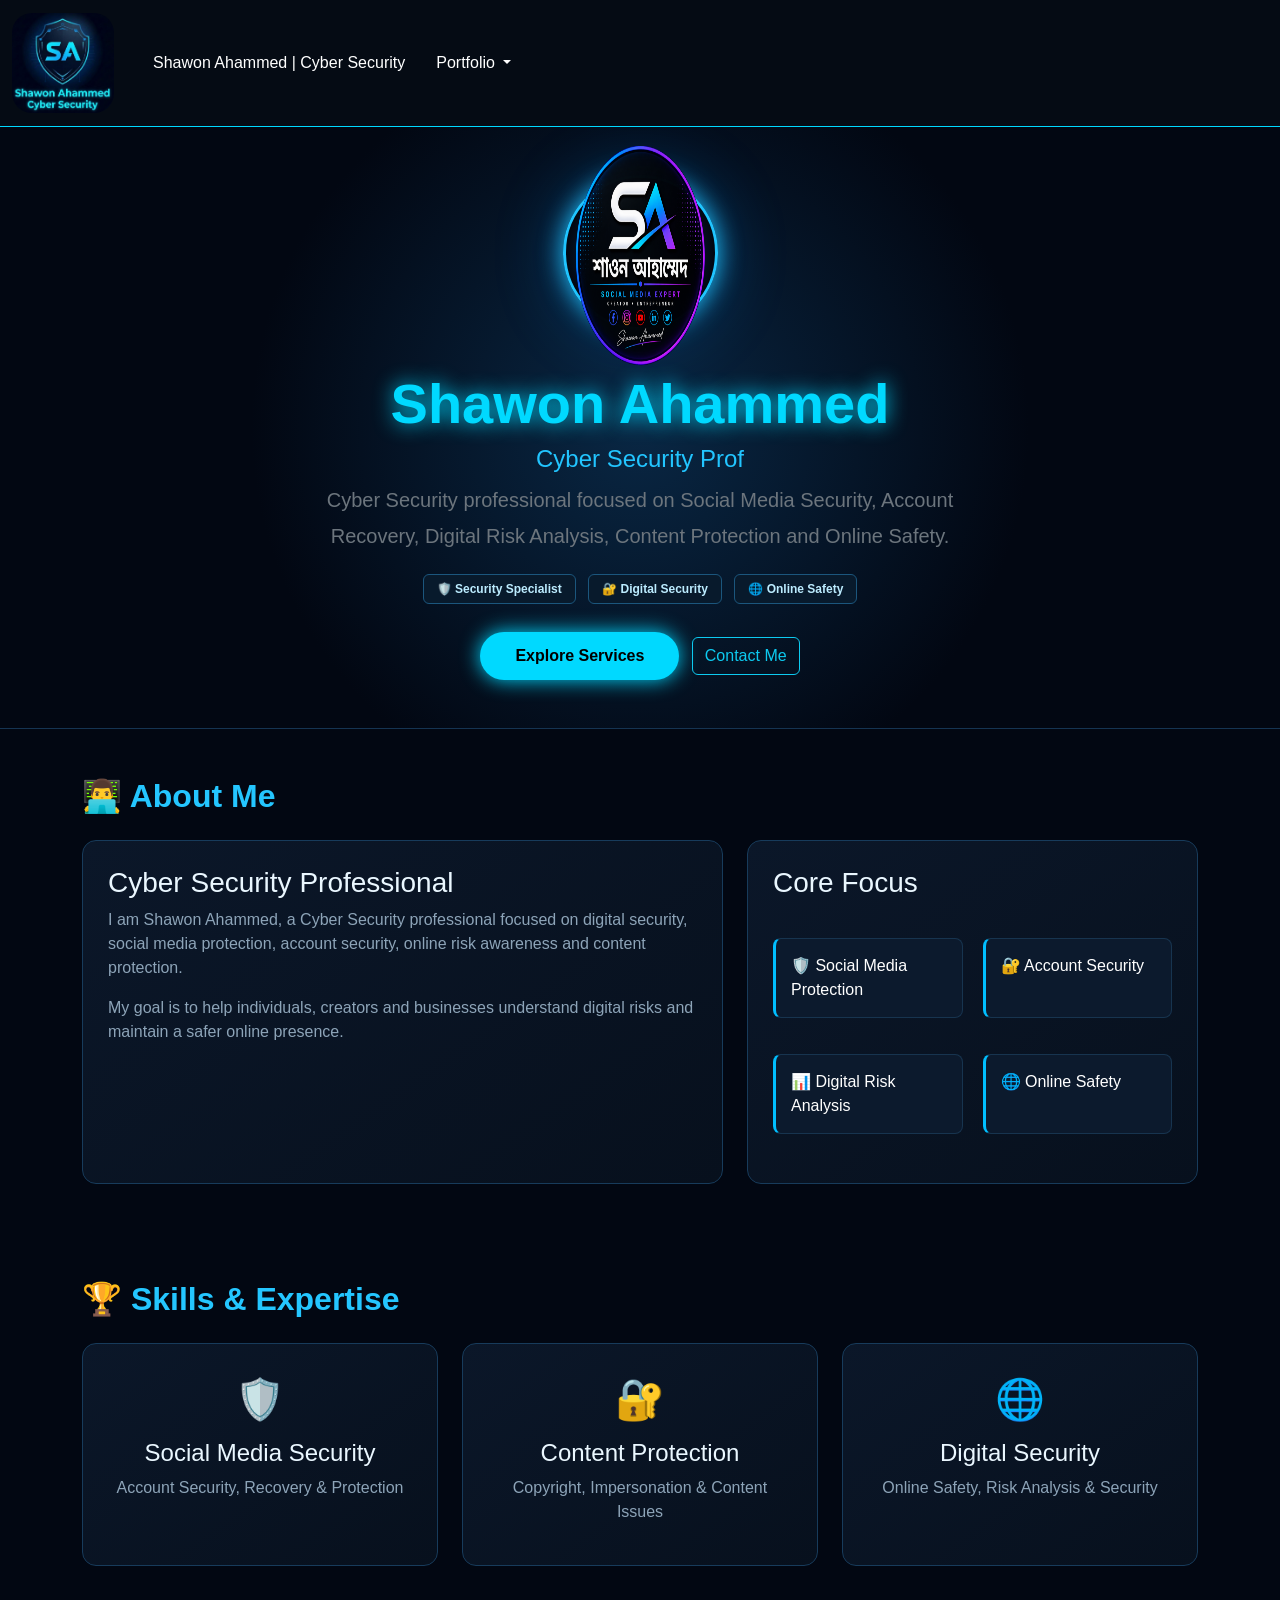
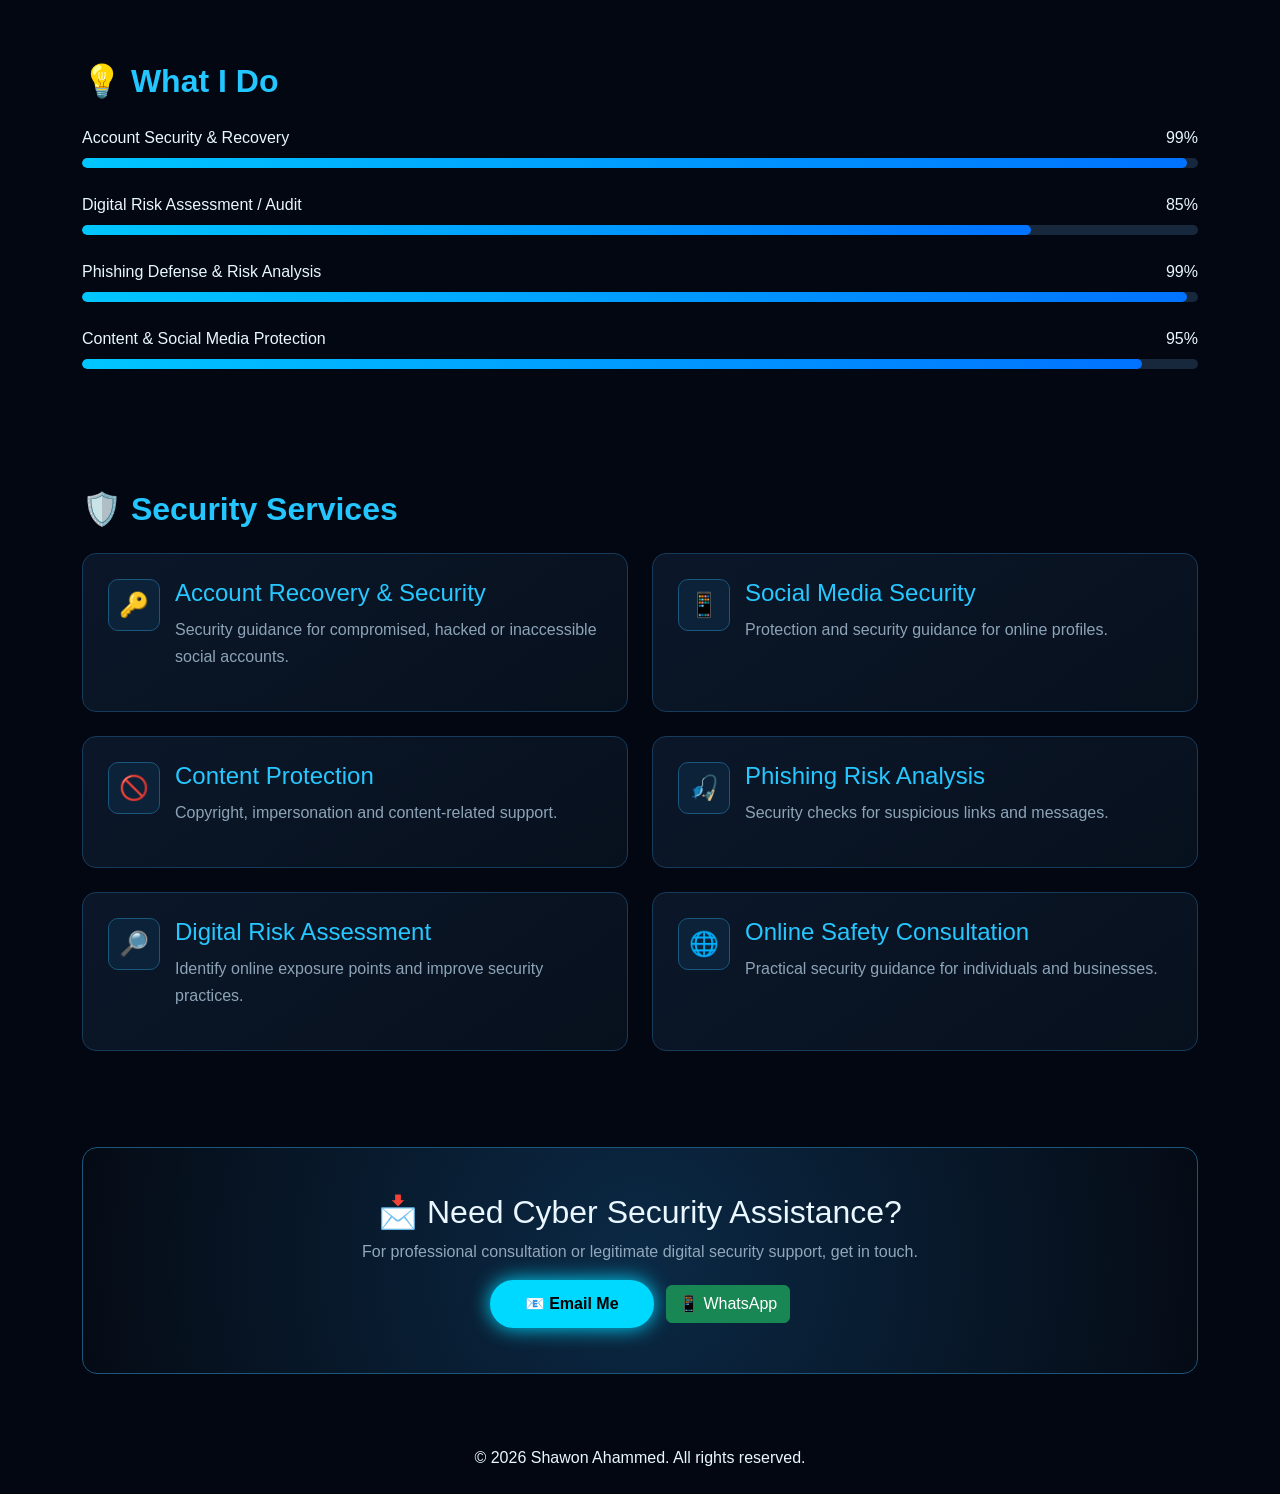
<file: index.html>
<!doctype html>
<html lang="en">
<head>
    <meta charset="utf-8">
    <meta name="viewport" content="width=device-width, initial-scale=1">

    <meta name="description" content="Shawon Ahammed's cybersecurity portfolio, featuring social media security, account security, digital risk analysis and online safety.">

    <meta name="theme-color" content="#0b1220">

    <title>Shawon Ahammed | Cybersecurity Portfolio</title>

    <!-- Bootstrap CSS -->
    <link href="https://cdn.jsdelivr.net/npm/bootstrap@5.3.8/dist/css/bootstrap.min.css"
          rel="stylesheet"
          integrity="sha384-sRIl4kxILFvY47J16cr9ZwB07vP4J8+LH7qKQnuqkuIAvNWLzeN8tE5YBujZqJLB"
          crossorigin="anonymous">

    <!-- Custom CSS -->
    <link rel="stylesheet" href="style.css">
</head>

<body>

    <!-- NAVBAR -->
    <nav class="navbar navbar-expand-lg bg-body-tertiary">

        <div class="container-fluid">

            <a class="navbar-brand" href="index.html">
                <img src="image/1000116055.jpg"
                     alt="Shawon Ahammed Logo"
                     style="height:100px; width:auto;">
            </a>

            <button class="navbar-toggler"
                    type="button"
                    data-bs-toggle="collapse"
                    data-bs-target="#navbarSupportedContent"
                    aria-controls="navbarSupportedContent"
                    aria-expanded="false"
                    aria-label="Toggle navigation">

                <span class="navbar-toggler-icon"></span>

            </button>

            <div class="collapse navbar-collapse"
                 id="navbarSupportedContent">

                <ul class="navbar-nav me-auto mb-2 mb-lg-0">

                    <li class="nav-item">
                        <a class="nav-link active" href="index.html">
                            Shawon Ahammed | Cyber Security
                        </a>
                    </li>

                    <li class="nav-item dropdown">

                        <a class="nav-link dropdown-toggle"
                           href="#"
                           role="button"
                           data-bs-toggle="dropdown"
                           aria-expanded="false">
                            Portfolio
                        </a>

                        <ul class="dropdown-menu">

                            <li><a class="dropdown-item" href="home.html">Home</a></li>
                            <li><a class="dropdown-item" href="about.html">About</a></li>
                            <li><a class="dropdown-item" href="services.html">Services</a></li>
                            <li><a class="dropdown-item" href="testimonials.html">Testimonials</a></li>
                            <li><a class="dropdown-item" href="contact.html">Contact</a></li>

                        </ul>

                    </li>

                </ul>

            </div>

        </div>

    </nav>


    <main>

        <!-- HERO SECTION -->
        <section class="cyber-hero text-center py-5">

            <div class="container">

                <div class="cyber-logo mx-auto mb-3">

                    <img src="image/1000119962.png"
                         class="rounded"
                         alt="Shawon Ahammed Profile"
                         height="260">

                </div>

                <br>

                <h1 class="display-4 fw-bold">
                    Shawon Ahammed
                </h1>

                <h2 id="typingText"
                    class="cyber-blue h4"
                    aria-live="polite">
                </h2>

                <p class="lead text-secondary mx-auto hero-text">

                    Cyber Security professional focused on Social Media Security,
                    Account Recovery, Digital Risk Analysis, Content Protection
                    and Online Safety.

                </p>

                <div class="mb-4">

                    <span class="badge cyber-badge">
                        🛡️ Security Specialist
                    </span>

                    <span class="badge cyber-badge">
                        🔐 Digital Security
                    </span>

                    <span class="badge cyber-badge">
                        🌐 Online Safety
                    </span>

                </div>

                <a href="#services" class="btn btn-info me-2">
                    Explore Services
                </a>

                <a href="#contact" class="btn btn-outline-info">
                    Contact Me
                </a>

            </div>

        </section>


        <!-- ABOUT SECTION -->
        <section id="about" class="py-5">

            <div class="container">

                <h2 class="section-title">
                    👨‍💻 About Me
                </h2>

                <div class="row g-4">

                    <div class="col-lg-7">

                        <div class="cyber-card h-100">

                            <h3>Cyber Security Professional</h3>

                            <p>
                                I am Shawon Ahammed, a Cyber Security professional
                                focused on digital security, social media protection,
                                account security, online risk awareness and
                                content protection.
                            </p>

                            <p>
                                My goal is to help individuals, creators and businesses
                                understand digital risks and maintain a safer online
                                presence.
                            </p>

                        </div>

                    </div>

                    <div class="col-lg-5">

                        <div class="cyber-card h-100">

                            <h3>Core Focus</h3>

                            <ul class="focus-list">

                                <li>🛡️ Social Media Protection</li>
                                <li>🔐 Account Security</li>
                                <li>📊 Digital Risk Analysis</li>
                                <li>🌐 Online Safety</li>

                            </ul>

                        </div>

                    </div>

                </div>

            </div>

        </section>


        <!-- SKILLS SECTION -->
        <section id="skills" class="py-5">

            <div class="container">

                <h2 class="section-title">
                    🏆 Skills &amp; Expertise
                </h2>

                <div class="row g-4">

                    <div class="col-md-4">

                        <div class="cyber-card skill-card text-center">

                            <div class="skill-icon">🛡️</div>

                            <h3 class="h4">
                                Social Media Security
                            </h3>

                            <p>
                                Account Security, Recovery &amp; Protection
                            </p>

                        </div>

                    </div>

                    <div class="col-md-4">

                        <div class="cyber-card skill-card text-center">

                            <div class="skill-icon">🔐</div>

                            <h3 class="h4">
                                Content Protection
                            </h3>

                            <p>
                                Copyright, Impersonation &amp; Content Issues
                            </p>

                        </div>

                    </div>

                    <div class="col-md-4">

                        <div class="cyber-card skill-card text-center">

                            <div class="skill-icon">🌐</div>

                            <h3 class="h4">
                                Digital Security
                            </h3>

                            <p>
                                Online Safety, Risk Analysis &amp; Security
                            </p>

                        </div>

                    </div>

                </div>

            </div>

        </section>


        <!-- WHAT I DO SECTION -->
        <section class="py-5">

            <div class="container">

                <h2 class="section-title">
                    💡 What I Do
                </h2>

                <div class="skill-progress">

                    <div class="d-flex justify-content-between">

                        <span>Account Security &amp; Recovery</span>
                        <span>99%</span>

                    </div>

                    <div class="progress"
                         role="progressbar"
                         aria-label="Account Security and Recovery"
                         aria-valuenow="99"
                         aria-valuemin="0"
                         aria-valuemax="100">

                        <div class="progress-bar" data-width="99%"></div>

                    </div>

                </div>

                <div class="skill-progress">

                    <div class="d-flex justify-content-between">

                        <span>Digital Risk Assessment / Audit</span>
                        <span>85%</span>

                    </div>

                    <div class="progress"
                         role="progressbar"
                         aria-label="Digital Risk Assessment"
                         aria-valuenow="85"
                         aria-valuemin="0"
                         aria-valuemax="100">

                        <div class="progress-bar" data-width="85%"></div>

                    </div>

                </div>

                <div class="skill-progress">

                    <div class="d-flex justify-content-between">

                        <span>Phishing Defense &amp; Risk Analysis</span>
                        <span>99%</span>

                    </div>

                    <div class="progress"
                         role="progressbar"
                         aria-label="Phishing Defense"
                         aria-valuenow="99"
                         aria-valuemin="0"
                         aria-valuemax="100">

                        <div class="progress-bar" data-width="99%"></div>

                    </div>

                </div>

                <div class="skill-progress">

                    <div class="d-flex justify-content-between">

                        <span>Content &amp; Social Media Protection</span>
                        <span>95%</span>

                    </div>

                    <div class="progress"
                         role="progressbar"
                         aria-label="Content and Social Media Protection"
                         aria-valuenow="95"
                         aria-valuemin="0"
                         aria-valuemax="100">

                        <div class="progress-bar" data-width="95%"></div>

                    </div>

                </div>

            </div>

        </section>


        <!-- SERVICES SECTION -->
        <section id="services" class="py-5">

            <div class="container">

                <h2 class="section-title">
                    🛡️ Security Services
                </h2>

                <div class="row g-4">

                    <div class="col-md-6">

                        <div class="cyber-card service-card">

                            <div class="service-icon">🔑</div>

                            <div>

                                <h3 class="h4">
                                    Account Recovery &amp; Security
                                </h3>

                                <p>
                                    Security guidance for compromised,
                                    hacked or inaccessible social accounts.
                                </p>

                            </div>

                        </div>

                    </div>

                    <div class="col-md-6">

                        <div class="cyber-card service-card">

                            <div class="service-icon">📱</div>

                            <div>

                                <h3 class="h4">
                                    Social Media Security
                                </h3>

                                <p>
                                    Protection and security guidance
                                    for online profiles.
                                </p>

                            </div>

                        </div>

                    </div>

                    <div class="col-md-6">

                        <div class="cyber-card service-card">

                            <div class="service-icon">🚫</div>

                            <div>

                                <h3 class="h4">
                                    Content Protection
                                </h3>

                                <p>
                                    Copyright, impersonation and
                                    content-related support.
                                </p>

                            </div>

                        </div>

                    </div>

                    <div class="col-md-6">

                        <div class="cyber-card service-card">

                            <div class="service-icon">🎣</div>

                            <div>

                                <h3 class="h4">
                                    Phishing Risk Analysis
                                </h3>

                                <p>
                                    Security checks for suspicious
                                    links and messages.
                                </p>

                            </div>

                        </div>

                    </div>

                    <div class="col-md-6">

                        <div class="cyber-card service-card">

                            <div class="service-icon">🔎</div>

                            <div>

                                <h3 class="h4">
                                    Digital Risk Assessment
                                </h3>

                                <p>
                                    Identify online exposure points
                                    and improve security practices.
                                </p>

                            </div>

                        </div>

                    </div>

                    <div class="col-md-6">

                        <div class="cyber-card service-card">

                            <div class="service-icon">🌐</div>

                            <div>

                                <h3 class="h4">
                                    Online Safety Consultation
                                </h3>

                                <p>
                                    Practical security guidance for
                                    individuals and businesses.
                                </p>

                            </div>

                        </div>

                    </div>

                </div>

            </div>

        </section>


        <!-- CONTACT SECTION -->
        <section id="contact" class="py-5">

            <div class="container">

                <div class="contact-box text-center">

                    <h2>
                        📩 Need Cyber Security Assistance?
                    </h2>

                    <p>
                        For professional consultation or legitimate
                        digital security support, get in touch.
                    </p>

                    <a href="mailto:shaoun.ahammed.2010@gmail.com"
                       class="btn btn-info me-2">

                        📧 Email Me

                    </a>

                    <a href="https://wa.me/8801977393392"
                       class="btn btn-success"
                       target="_blank"
                       rel="noopener noreferrer">

                        📱 WhatsApp

                    </a>

                </div>

            </div>

        </section>

    </main>


    <!-- FOOTER -->
    <footer class="py-4 text-center">

        <div class="container">

            <p class="mb-0">
                &copy; <span id="currentYear"></span>
                Shawon Ahammed. All rights reserved.
            </p>

        </div>

    </footer>


    <!-- Bootstrap JavaScript -->
    <script src="https://cdn.jsdelivr.net/npm/bootstrap@5.3.8/dist/js/bootstrap.bundle.min.js"
            integrity="sha384-FKyoEForCGlyvwx9Hj09JcYn3nv7wiPVlz7YYwJrWVcXK/BmnVDxM+D2scQbITxI"
            crossorigin="anonymous"></script>


    <!-- CUSTOM JAVASCRIPT -->
    <script>

        document.addEventListener("DOMContentLoaded", function () {

            // TYPING ANIMATION

            const typingElement = document.getElementById("typingText");

            const phrases = [
                "Cyber Security Professional",
                "Social Media Security Specialist",
                "Digital Risk Analyst"
            ];

            if (typingElement) {

                let phraseIndex = 0;
                let characterIndex = 0;
                let deleting = false;

                function typeText() {

                    const currentPhrase = phrases[phraseIndex];

                    if (deleting) {
                        characterIndex--;
                    } else {
                        characterIndex++;
                    }

                    typingElement.textContent =
                        currentPhrase.substring(0, characterIndex);

                    let delay = deleting ? 45 : 85;

                    if (!deleting &&
                        characterIndex === currentPhrase.length) {

                        deleting = true;
                        delay = 1300;

                    } else if (deleting && characterIndex === 0) {

                        deleting = false;
                        phraseIndex = (phraseIndex + 1) % phrases.length;
                        delay = 350;

                    }

                    setTimeout(typeText, delay);

                }

                typeText();

            }


            // PROGRESS BAR ANIMATION

            document.querySelectorAll(".progress-bar[data-width]")
                .forEach(function (bar) {

                    const width = bar.getAttribute("data-width");

                    if (/^(100|[1-9]?\d)%$/.test(width)) {

                        setTimeout(function () {
                            bar.style.width = width;
                        }, 200);

                    }

                });


            // AUTOMATIC COPYRIGHT YEAR

            const yearElement = document.getElementById("currentYear");

            if (yearElement) {
                yearElement.textContent = new Date().getFullYear();
            }

        });

    </script>

</body>
</html>
</file>
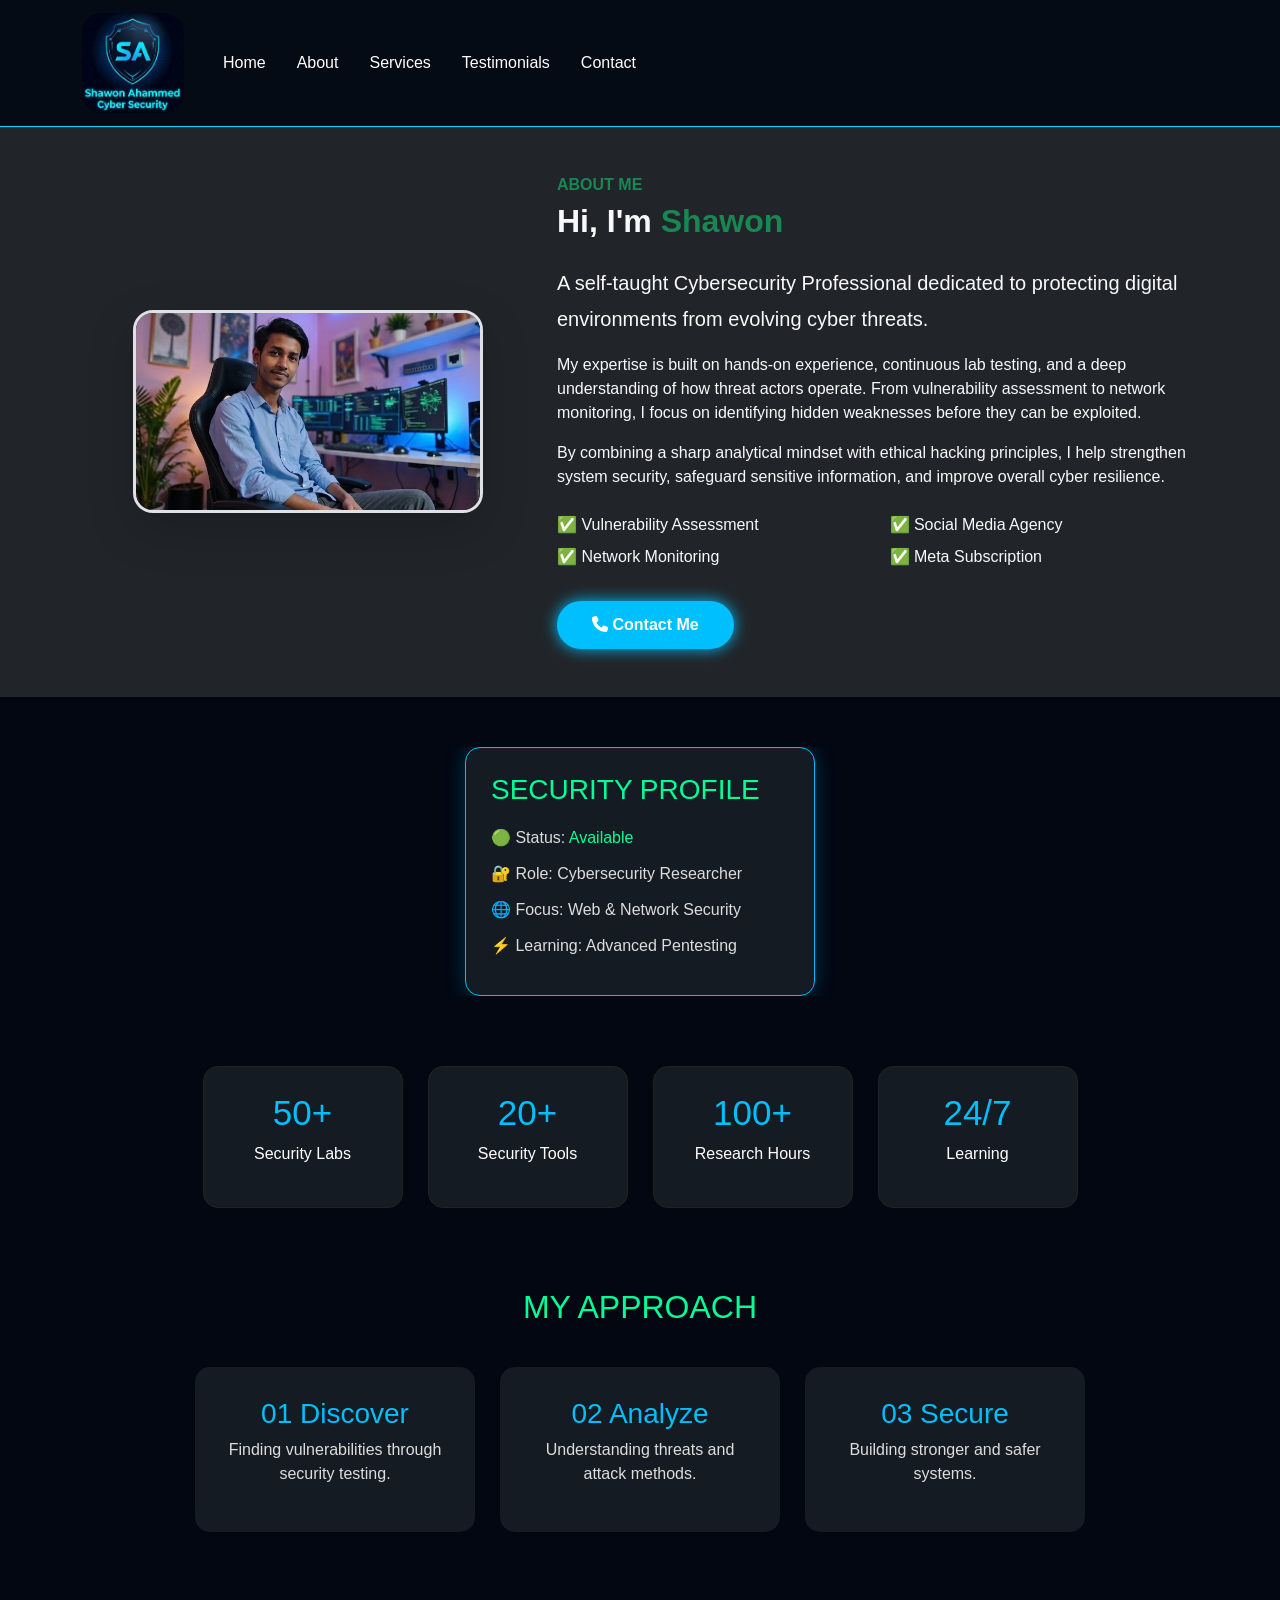
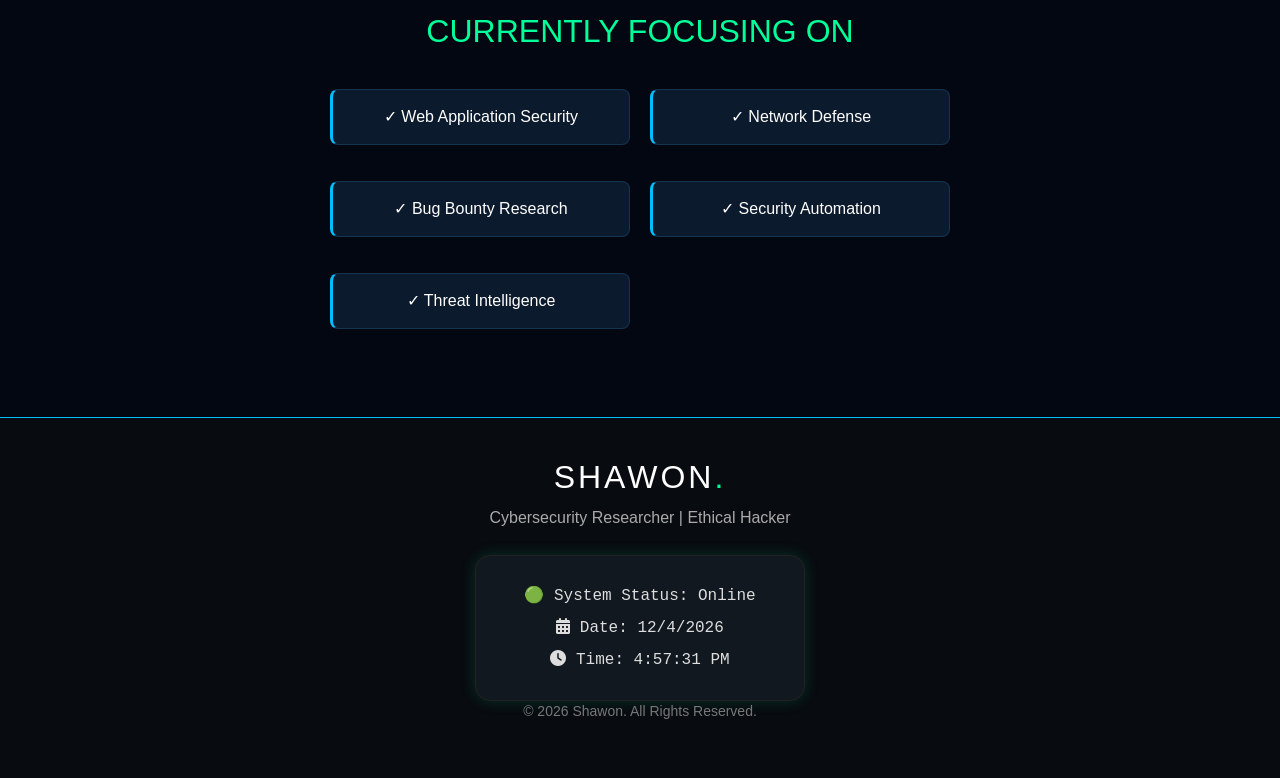
<file: about.html>
<!doctype html>
<html lang="en">

<head>
    <meta charset="utf-8">
    <meta name="viewport" content="width=device-width, initial-scale=1">

    <meta name="description" content="Learn more about Shawon, a self-taught cybersecurity researcher focused on web security, network defense, and ethical hacking.">

    <title>About | Shawon</title>

    <link href="https://cdn.jsdelivr.net/npm/bootstrap@5.3.8/dist/css/bootstrap.min.css" rel="stylesheet">

    <link rel="stylesheet" href="style.css">

    <link rel="stylesheet"
        href="https://cdnjs.cloudflare.com/ajax/libs/font-awesome/6.5.1/css/all.min.css"
        crossorigin="anonymous"
        referrerpolicy="no-referrer">
</head>

<body>

    <!-- Navbar Start -->
    <header>
        <nav class="navbar navbar-expand-lg my-custom-nav">
            <div class="container">

                <a class="navbar-brand" href="home.html">
                    <img
                        src="image/1000116055.jpg"
                        alt="Shawon Logo"
                        style="height:100px; width:auto;">
                </a>

                <button
                    class="navbar-toggler"
                    type="button"
                    data-bs-toggle="collapse"
                    data-bs-target="#navbarSupportedContent"
                    aria-controls="navbarSupportedContent"
                    aria-expanded="false"
                    aria-label="Toggle navigation">

                    <span class="navbar-toggler-icon"></span>
                </button>

                <div class="collapse navbar-collapse" id="navbarSupportedContent">

                    <ul class="navbar-nav me-auto mb-2 mb-lg-0">

                        <li class="nav-item">
                            <a class="nav-link" href="home.html">Home</a>
                        </li>

                        <li class="nav-item">
                            <a class="nav-link active"
                                href="about.html"
                                aria-current="page"
                                style="color:brown;">
                                About
                            </a>
                        </li>

                        <li class="nav-item">
                            <a class="nav-link" href="services.html">Services</a>
                        </li>

                        <li class="nav-item">
                            <a class="nav-link" href="testimonials.html">Testimonials</a>
                        </li>

                        <li class="nav-item">
                            <button
                                class="nav-link border-0 bg-transparent"
                                type="button"
                                data-bs-toggle="modal"
                                data-bs-target="#contactModal">
                                Contact
                            </button>
                        </li>

                    </ul>

                </div>
            </div>
        </nav>
    </header>
    <!-- Navbar End -->


    <!-- About Section Start -->
    <section id="about" class="py-5 bg-dark text-light">

        <div class="container">

            <div class="row align-items-center">

                <!-- Image -->
                <div class="col-lg-5 text-center mb-4 mb-lg-0">

                    <img
                        src="image/Vaiya.jpeg"
                        alt="Shawon"
                        class="img-fluid shadow-lg border border-3"
                        style="max-width:350px;">

                </div>

                <!-- Content -->
                <div class="col-lg-7">

                    <h6 class="text-success text-uppercase fw-bold mb-2">
                        About Me
                    </h6>

                    <h2 class="fw-bold mb-4">
                        Hi, I'm
                        <span class="text-success">Shawon</span>
                    </h2>

                    <p class="lead text-light">
                        A self-taught Cybersecurity Professional
                        dedicated to protecting digital environments
                        from evolving cyber threats.
                    </p>

                    <p>
                        My expertise is built on hands-on experience,
                        continuous lab testing, and a deep understanding
                        of how threat actors operate.

                        From vulnerability assessment to network monitoring,
                        I focus on identifying hidden weaknesses before
                        they can be exploited.
                    </p>

                    <p>
                        By combining a sharp analytical mindset with
                        ethical hacking principles, I help strengthen
                        system security, safeguard sensitive information,
                        and improve overall cyber resilience.
                    </p>

                    <!-- Skills -->
                    <div class="row mt-4">

                        <div class="col-md-6">
                            <ul class="list-unstyled">
                                <li class="mb-2">✅ Vulnerability Assessment</li>
                                <li class="mb-2">✅ Network Monitoring</li>
                            </ul>
                        </div>

                        <div class="col-md-6">
                            <ul class="list-unstyled">
                                <li class="mb-2">✅ Social Media Agency</li>
                                <li class="mb-2">✅ Meta Subscription</li>
                            </ul>
                        </div>

                    </div>

                    <!-- Contact Button -->
                    <button
                        class="btn btn-custom mt-3"
                        type="button"
                        data-bs-toggle="modal"
                        data-bs-target="#contactModal">

                        <i class="fa-solid fa-phone"></i>
                        Contact Me

                    </button>

                </div>

            </div>
        </div>
    </section>
    <!-- About Section End -->


    <!-- Contact Modal Start -->
    <div
        class="modal fade"
        id="contactModal"
        tabindex="-1"
        aria-labelledby="contactModalLabel"
        aria-hidden="true">

        <div class="modal-dialog modal-dialog-centered">

            <div class="modal-content">

                <div class="modal-header">

                    <h4 class="modal-title" id="contactModalLabel">
                        🛡 Contact Shawon
                    </h4>

                    <button
                        type="button"
                        class="btn-close"
                        data-bs-dismiss="modal"
                        aria-label="Close">
                    </button>

                </div>

                <div class="modal-body">

                    <p>
                        <i class="fa-solid fa-phone"></i>
                        <b>Phone</b><br>

                        <a href="tel:+8801977393392">
                            +8801977-393392
                        </a>
                    </p>

                    <hr>

                    <p>
                        <i class="fa-solid fa-envelope"></i>
                        <b>Email</b><br>

                        <a href="mailto:shaoun.ahammed.2010@gmail.com">
                            shaoun.ahammed.2010@gmail.com
                        </a>
                    </p>

                    <hr>

                    <p>
                        <i class="fa-solid fa-location-dot"></i>
                        <b>Address</b><br>

                        <a
                            href="https://www.google.com/maps/search/?api=1&query=Sherpur+Mymensingh+Bangladesh"
                            target="_blank"
                            rel="noopener noreferrer">

                            Sherpur, Mymensingh, Bangladesh

                        </a>
                    </p>

                    <hr>

                    <p>
                        <i class="fa-brands fa-facebook"></i>
                        <b>Facebook</b><br>

                        <a
                            href="https://www.facebook.com/alwayscomeback420"
                            target="_blank"
                            rel="noopener noreferrer">

                            Facebook Profile

                        </a>
                    </p>

                </div>

            </div>
        </div>
    </div>
    <!-- Contact Modal End -->


    <!-- Security Profile Start -->
    <section class="security-profile">

        <div class="profile-card">

            <h3>SECURITY PROFILE</h3>

            <p>🟢 Status: <span>Available</span></p>
            <p>🔐 Role: Cybersecurity Researcher</p>
            <p>🌐 Focus: Web &amp; Network Security</p>
            <p>⚡ Learning: Advanced Pentesting</p>

        </div>

    </section>
    <!-- Security Profile End -->


    <!-- Security Stats Start -->
    <section class="security-stats">

        <div class="stat-box">
            <h2>50+</h2>
            <p>Security Labs</p>
        </div>

        <div class="stat-box">
            <h2>20+</h2>
            <p>Security Tools</p>
        </div>

        <div class="stat-box">
            <h2>100+</h2>
            <p>Research Hours</p>
        </div>

        <div class="stat-box">
            <h2>24/7</h2>
            <p>Learning</p>
        </div>

    </section>
    <!-- Security Stats End -->


    <!-- My Approach Start -->
    <section class="approach">

        <h2>MY APPROACH</h2>

        <div class="approach-container">

            <div class="approach-card">
                <h3>01 Discover</h3>
                <p>
                    Finding vulnerabilities through security testing.
                </p>
            </div>

            <div class="approach-card">
                <h3>02 Analyze</h3>
                <p>
                    Understanding threats and attack methods.
                </p>
            </div>

            <div class="approach-card">
                <h3>03 Secure</h3>
                <p>
                    Building stronger and safer systems.
                </p>
            </div>

        </div>

    </section>
    <!-- My Approach End -->


    <!-- Current Focus Start -->
    <section class="focus">

        <h2>CURRENTLY FOCUSING ON</h2>

        <div class="focus-list">

            <div>✓ Web Application Security</div>
            <div>✓ Network Defense</div>
            <div>✓ Bug Bounty Research</div>
            <div>✓ Security Automation</div>
            <div>✓ Threat Intelligence</div>

        </div>

    </section>
    <!-- Current Focus End -->


    <!-- Footer Start -->
    <footer class="footer">

        <div class="footer-content">

            <h2>SHAWON<span>.</span></h2>

            <p class="role">
                Cybersecurity Researcher | Ethical Hacker
            </p>

            <div class="live-status">

                <p>🟢 System Status: Online</p>

                <p>
                    <i class="fa-solid fa-calendar-days"></i>
                    Date: <span id="date"></span>
                </p>

                <p>
                    <i class="fa-solid fa-clock"></i>
                    Time: <span id="time"></span>
                </p>

            </div>

            <p class="copyright">
                © <span id="year"></span> Shawon. All Rights Reserved.
            </p>

        </div>

    </footer>
    <!-- Footer End -->


    <!-- Bootstrap JS -->
    <script src="https://cdn.jsdelivr.net/npm/bootstrap@5.3.8/dist/js/bootstrap.bundle.min.js"></script>

    <!-- Custom JS -->
    <script src="custom.js"></script>

    <!-- Date, Time and Year -->
    <script>
        function updateDateTime() {
            const now = new Date();

            const dateElement = document.getElementById("date");
            const timeElement = document.getElementById("time");
            const yearElement = document.getElementById("year");

            if (dateElement) {
                dateElement.textContent = now.toLocaleDateString();
            }

            if (timeElement) {
                timeElement.textContent = now.toLocaleTimeString();
            }

            if (yearElement) {
                yearElement.textContent = now.getFullYear();
            }
        }

        updateDateTime();
        setInterval(updateDateTime, 1000);
    </script>

</body>
</html>
</file>
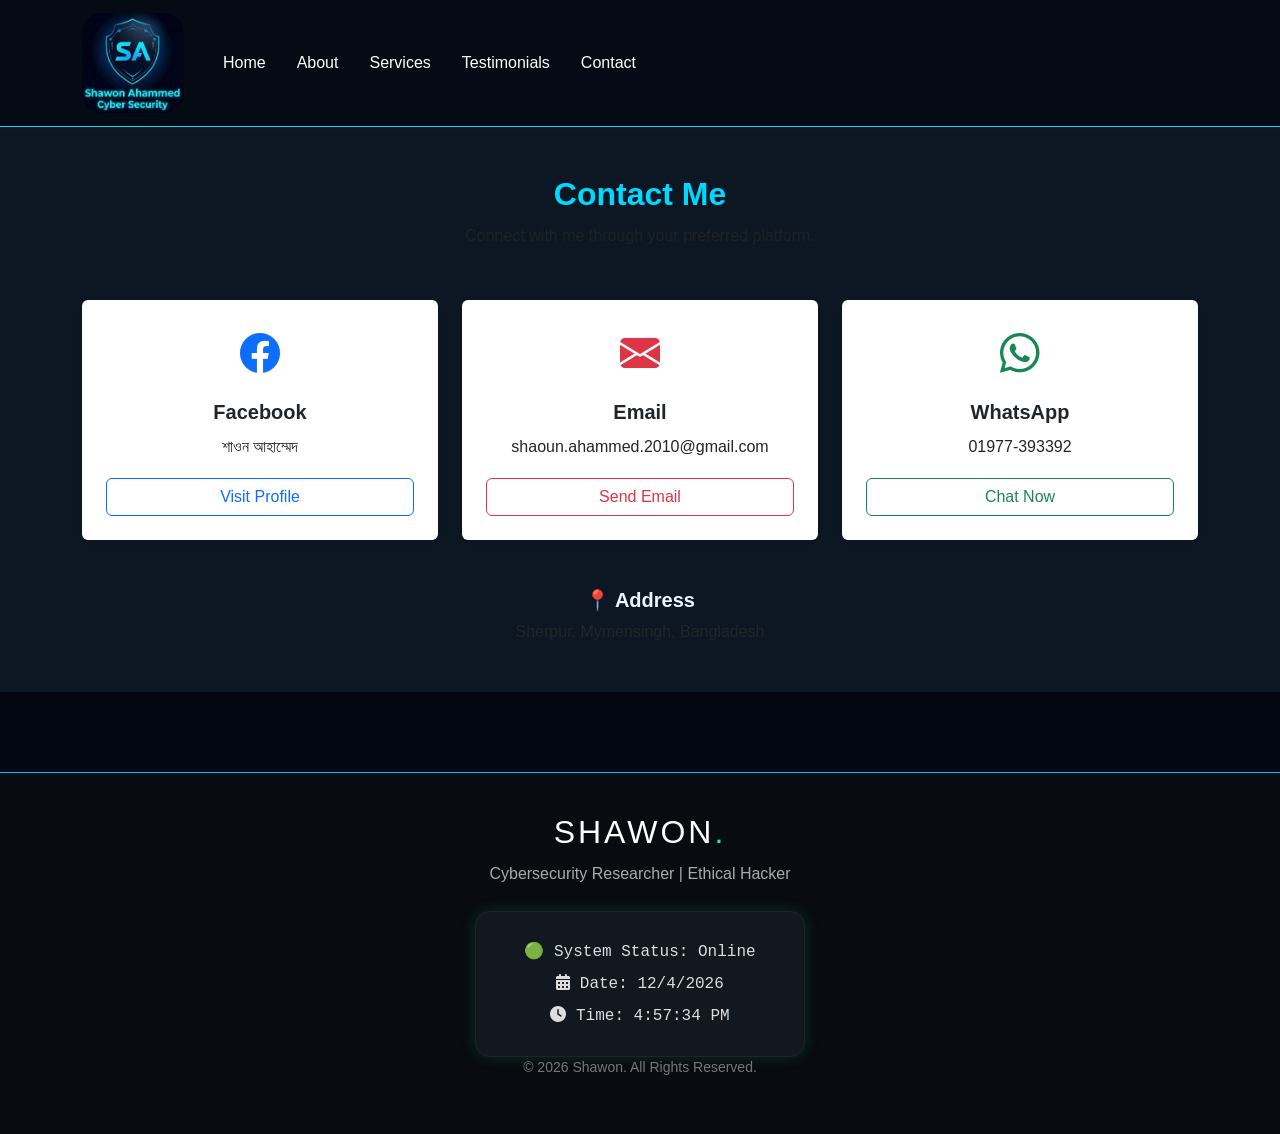
<file: contact.html>
<!doctype html>
<html lang="en">

<head>

    <meta charset="utf-8">
    <meta name="viewport" content="width=device-width, initial-scale=1">

    <meta name="description" content="Contact Shawon through Facebook, Email, or WhatsApp for cybersecurity and other professional inquiries.">

    <title>Contact | Shawon</title>

    <!-- Bootstrap CSS -->
    <link href="https://cdn.jsdelivr.net/npm/bootstrap@5.3.8/dist/css/bootstrap.min.css" rel="stylesheet">

    <!-- Custom CSS -->
    <link rel="stylesheet" href="style.css">

    <!-- Bootstrap Icons -->
    <link rel="stylesheet" href="https://cdn.jsdelivr.net/npm/bootstrap-icons@1.11.3/font/bootstrap-icons.min.css">

    <!-- Font Awesome -->
    <link rel="stylesheet"
        href="https://cdnjs.cloudflare.com/ajax/libs/font-awesome/6.5.1/css/all.min.css"
        crossorigin="anonymous"
        referrerpolicy="no-referrer">

</head>

<body>

    <!-- Navbar Start -->
    <header>

        <nav class="navbar navbar-expand-lg my-custom-nav">

            <div class="container">

                <a class="navbar-brand" href="home.html">

                    <img
                        src="image/1000116055.jpg"
                        alt="Shawon Logo"
                        style="height:100px; width:auto;">

                </a>

                <button
                    class="navbar-toggler"
                    type="button"
                    data-bs-toggle="collapse"
                    data-bs-target="#navbarNav"
                    aria-controls="navbarNav"
                    aria-expanded="false"
                    aria-label="Toggle navigation">

                    <span class="navbar-toggler-icon"></span>

                </button>

                <div class="collapse navbar-collapse" id="navbarNav">

                    <ul class="navbar-nav me-auto">

                        <li class="nav-item">
                            <a class="nav-link" href="home.html">
                                Home
                            </a>
                        </li>

                        <li class="nav-item">
                            <a class="nav-link" href="about.html">
                                About
                            </a>
                        </li>

                        <li class="nav-item">
                            <a class="nav-link" href="services.html">
                                Services
                            </a>
                        </li>

                        <li class="nav-item">
                            <a class="nav-link" href="testimonials.html">
                                Testimonials
                            </a>
                        </li>

                        <li class="nav-item">
                            <a
                                class="nav-link active"
                                href="contact.html"
                                aria-current="page"
                                style="color:brown;">

                                Contact

                            </a>
                        </li>

                    </ul>

                </div>

            </div>

        </nav>

    </header>
    <!-- Navbar End -->


    <!-- Contact Section Start -->
    <section class="py-5 bg-light">

        <div class="container">

            <!-- Heading -->
            <div class="text-center mb-5">

                <h2 class="fw-bold">
                    Contact Me
                </h2>

                <p class="text-muted">
                    Connect with me through your preferred platform.
                </p>

            </div>


            <!-- Contact Cards -->
            <div class="row g-4">


                <!-- Facebook -->
                <div class="col-md-4">

                    <div class="card shadow-sm border-0 text-center p-4 h-100">

                        <i class="bi bi-facebook text-primary fs-1"></i>

                        <h5 class="fw-bold mt-3">
                            Facebook
                        </h5>

                        <p class="text-dark">
                            শাওন আহাম্মেদ
                        </p>

                        <a
                            href="https://www.facebook.com/alwayscomeback420"
                            target="_blank"
                            rel="noopener noreferrer"
                            class="btn btn-outline-primary">

                            Visit Profile

                        </a>

                    </div>

                </div>


                <!-- Email -->
                <div class="col-md-4">

                    <div class="card shadow-sm border-0 text-center p-4 h-100">

                        <i class="bi bi-envelope-fill text-danger fs-1"></i>

                        <h5 class="fw-bold mt-3">
                            Email
                        </h5>

                        <p class="text-dark">
                            shaoun.ahammed.2010@gmail.com
                        </p>

                        <a
                            href="mailto:shaoun.ahammed.2010@gmail.com"
                            class="btn btn-outline-danger">

                            Send Email

                        </a>

                    </div>

                </div>


                <!-- WhatsApp -->
                <div class="col-md-4">

                    <div class="card shadow-sm border-0 text-center p-4 h-100">

                        <i class="bi bi-whatsapp text-success fs-1"></i>

                        <h5 class="fw-bold mt-3">
                            WhatsApp
                        </h5>

                        <p class="text-dark">
                            01977-393392
                        </p>

                        <a
                            href="https://wa.me/8801977393392"
                            target="_blank"
                            rel="noopener noreferrer"
                            class="btn btn-outline-success">

                            Chat Now

                        </a>

                    </div>

                </div>


            </div>


            <!-- Address Section -->
            <div class="text-center mt-5">

                <h5 class="fw-bold">
                    📍 Address
                </h5>

                <a
                    href="https://www.google.com/maps/search/?api=1&query=Sherpur+Mymensingh+Bangladesh"
                    target="_blank"
                    rel="noopener noreferrer"
                    class="text-decoration-none text-dark">

                    Sherpur, Mymensingh, Bangladesh

                </a>

            </div>

        </div>

    </section>
    <!-- Contact Section End -->


    <!-- Footer Start -->
    <footer class="footer">

        <div class="footer-content">

            <h2>
                SHAWON<span>.</span>
            </h2>

            <p class="role">
                Cybersecurity Researcher | Ethical Hacker
            </p>

            <div class="live-status">

                <p>
                    🟢 System Status: Online
                </p>

                <p>
                    <i class="fa-solid fa-calendar-days"></i>
                    Date: <span id="date"></span>
                </p>

                <p>
                    <i class="fa-solid fa-clock"></i>
                    Time: <span id="time"></span>
                </p>

            </div>

            <p class="copyright">
                © <span id="year"></span> Shawon. All Rights Reserved.
            </p>

        </div>

    </footer>
    <!-- Footer End -->


    <!-- Bootstrap JavaScript -->
    <script src="https://cdn.jsdelivr.net/npm/bootstrap@5.3.8/dist/js/bootstrap.bundle.min.js"></script>

    <!-- Custom JavaScript -->
    <script src="custom.js"></script>


    <!-- Date, Time and Year -->
    <script>

        function updateDateTime() {

            const now = new Date();

            const dateElement = document.getElementById("date");
            const timeElement = document.getElementById("time");
            const yearElement = document.getElementById("year");

            if (dateElement) {
                dateElement.textContent = now.toLocaleDateString();
            }

            if (timeElement) {
                timeElement.textContent = now.toLocaleTimeString();
            }

            if (yearElement) {
                yearElement.textContent = now.getFullYear();
            }

        }

        updateDateTime();

        setInterval(updateDateTime, 1000);

    </script>

</body>

</html>
</file>
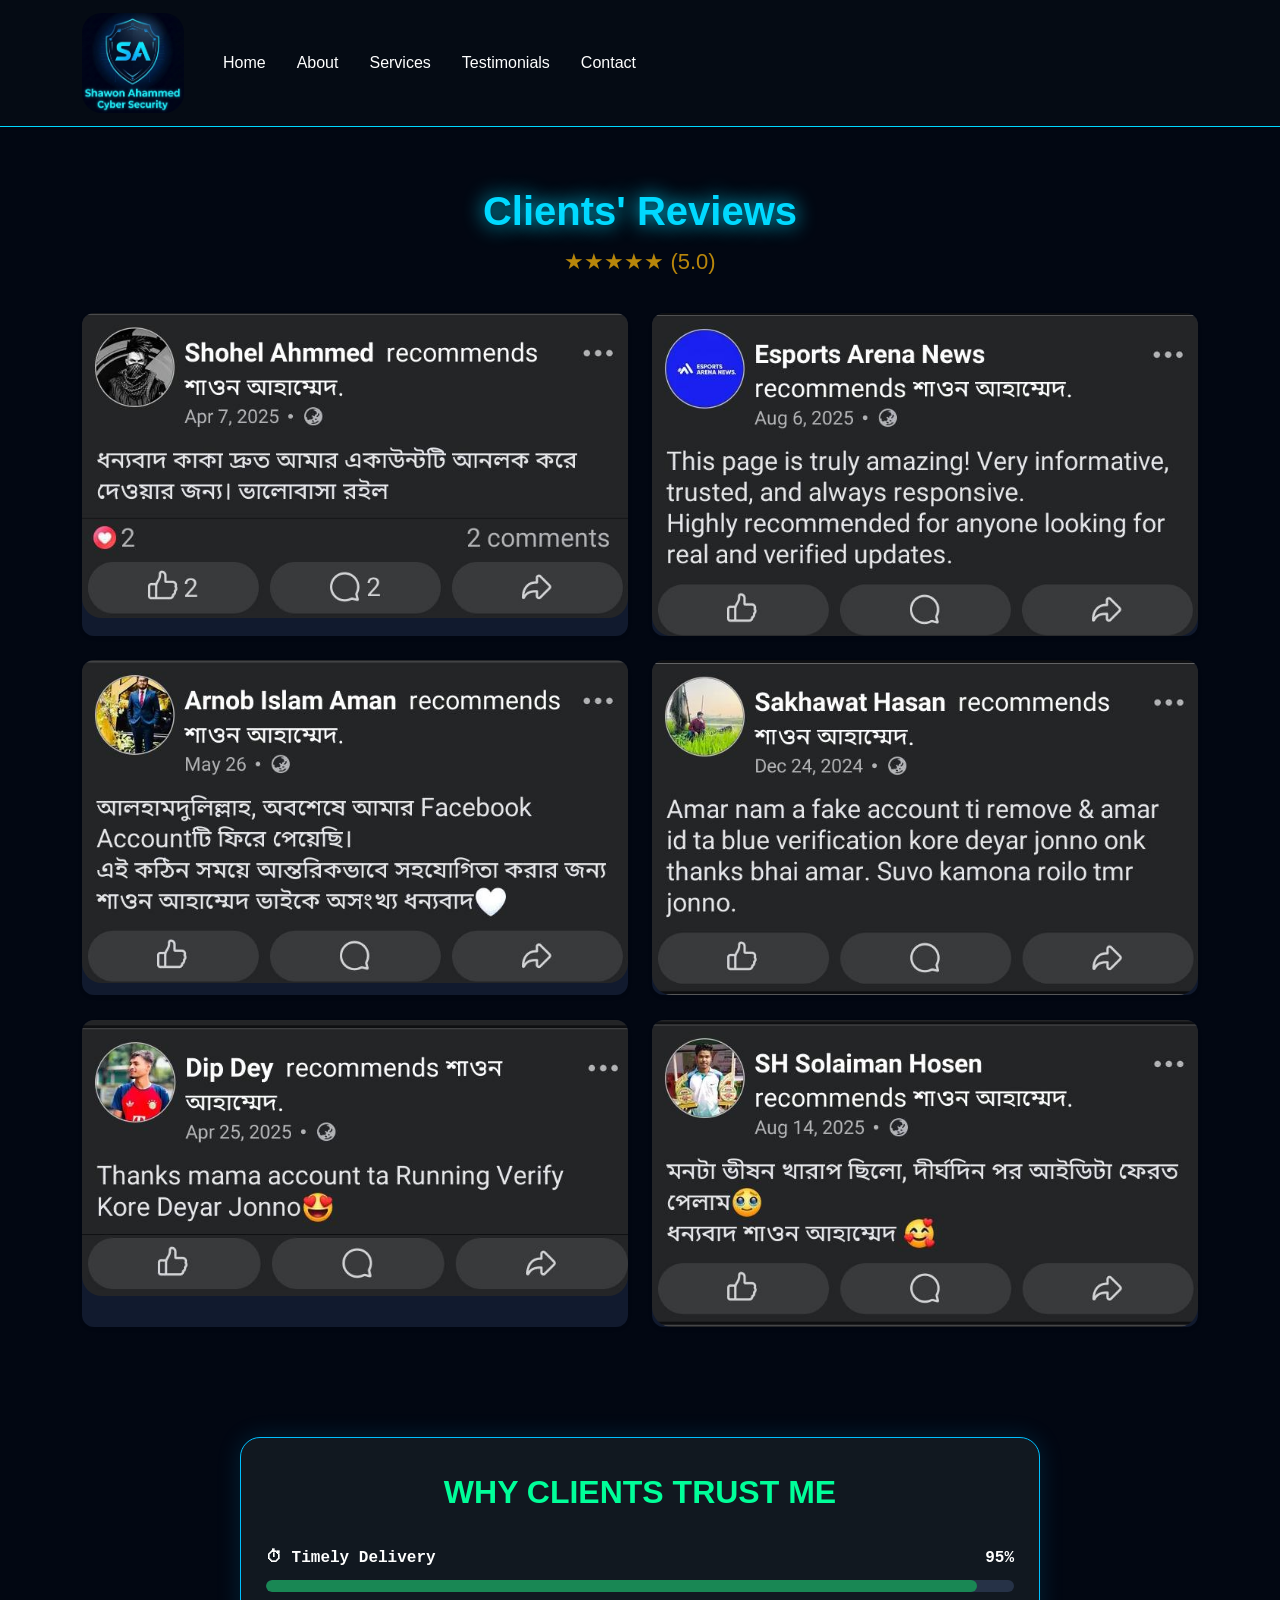
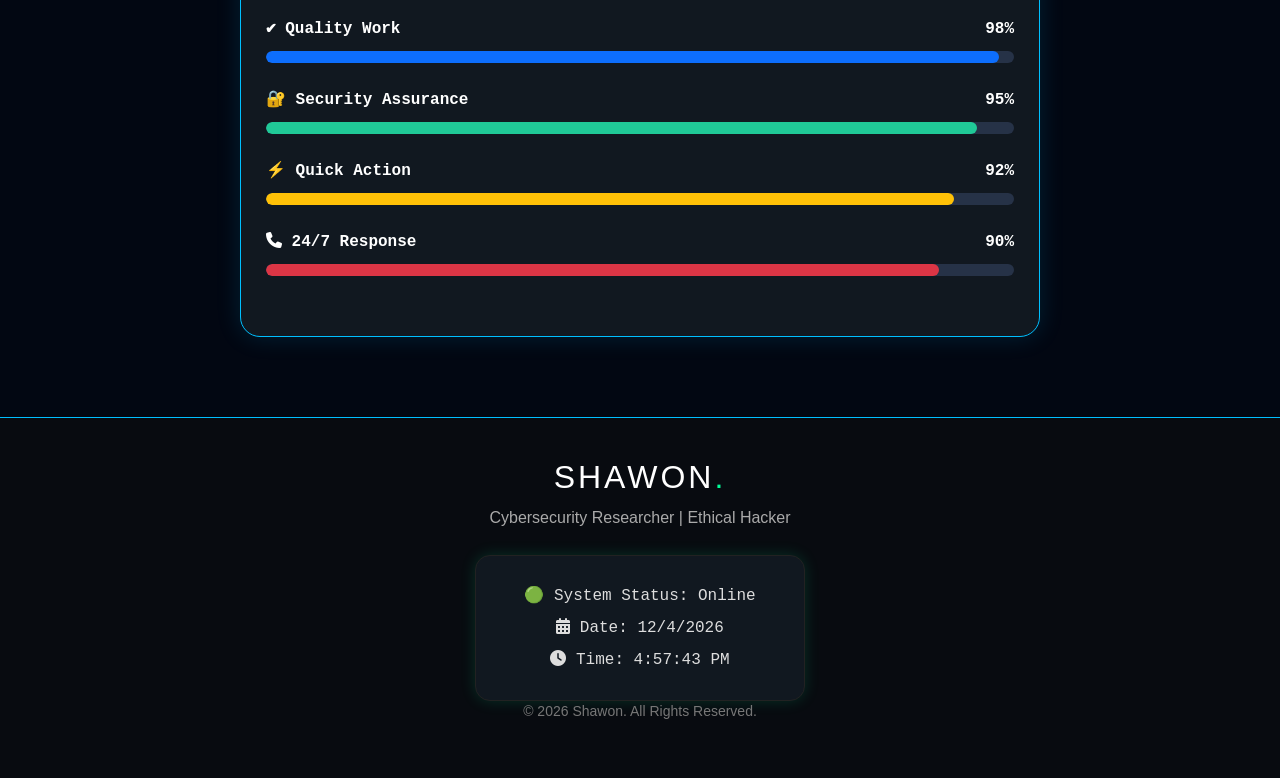
<file: testimonials.html>
<!doctype html>
<html lang="en">

<head>

    <meta charset="utf-8">
    <meta name="viewport" content="width=device-width, initial-scale=1">

    <meta name="description" content="Read client reviews and testimonials about Shawon's services and professional work.">

    <title>Testimonials | Shawon Ahammed</title>

    <!-- Bootstrap CSS -->
    <link
        href="https://cdn.jsdelivr.net/npm/bootstrap@5.3.8/dist/css/bootstrap.min.css"
        rel="stylesheet"
        integrity="sha384-sRIl4kxILFvY47J16cr9ZwB07vP4J8+LH7qKQnuqkuIAvNWLzeN8tE5YBujZqJLB"
        crossorigin="anonymous">

    <!-- Custom CSS -->
    <link rel="stylesheet" href="style.css">

    <!-- Font Awesome -->
    <link
        rel="stylesheet"
        href="https://cdnjs.cloudflare.com/ajax/libs/font-awesome/6.5.1/css/all.min.css"
        crossorigin="anonymous"
        referrerpolicy="no-referrer">

    <!-- Testimonials Page CSS -->
    <style>

        .review-section {
            padding: 60px 0;
        }

        .review-section h1 {
            font-weight: 700;
            margin-bottom: 10px;
        }

        .rating {
            font-size: 22px;
            margin-bottom: 35px;
        }

        .review-section .card {
            border: none;
            overflow: hidden;
            border-radius: 12px;
            background: #111a2e;
            transition: 0.3s ease;
            height: 100%;
        }

        .review-section .card:hover {
            transform: translateY(-5px);
            box-shadow: 0 10px 25px rgba(0, 0, 0, 0.3);
        }

        .review-section .card-img-top {
            width: 100%;
            height: auto;
            display: block;
            object-fit: contain;
        }

        .review-grid {
            margin-bottom: 25px;
        }

        .service-quality {
            max-width: 800px;
            margin: 50px auto;
            padding: 35px 25px;
        }

        .service-quality h2 {
            text-align: center;
            margin-bottom: 35px;
            font-weight: 700;
        }

        .quality-item {
            margin-bottom: 25px;
        }

        .quality-title {
            display: flex;
            justify-content: space-between;
            gap: 15px;
            margin-bottom: 10px;
            font-weight: 600;
        }

        .quality-bar {
            height: 12px;
            background: #263247;
            border-radius: 20px;
            overflow: hidden;
        }

        .quality-bar .fill {
            height: 100%;
            border-radius: 20px;
        }

        .quality-bar .delivery {
            width: 95%;
            background: #198754;
        }

        .quality-bar .quality {
            width: 98%;
            background: #0d6efd;
        }

        .quality-bar .security {
            width: 95%;
            background: #20c997;
        }

        .quality-bar .action {
            width: 92%;
            background: #ffc107;
        }

        .quality-bar .response {
            width: 90%;
            background: #dc3545;
        }

        @media (max-width: 576px) {

            .review-section {
                padding: 40px 12px;
            }

            .review-section h1 {
                font-size: 28px;
            }

            .service-quality {
                padding: 25px 18px;
                margin: 30px auto;
            }

            .service-quality h2 {
                font-size: 23px;
            }

        }

    </style>

</head>


<body>

    <!-- Navbar Start -->
    <header>

        <nav class="navbar navbar-expand-lg my-custom-nav">

            <div class="container">

                <a class="navbar-brand" href="home.html">

                    <img
                        src="image/1000116055.jpg"
                        alt="Shawon Logo"
                        style="height:100px; width:auto;">

                </a>


                <button
                    class="navbar-toggler"
                    type="button"
                    data-bs-toggle="collapse"
                    data-bs-target="#navbarSupportedContent"
                    aria-controls="navbarSupportedContent"
                    aria-expanded="false"
                    aria-label="Toggle navigation">

                    <span class="navbar-toggler-icon"></span>

                </button>


                <div class="collapse navbar-collapse" id="navbarSupportedContent">

                    <ul class="navbar-nav me-auto mb-2 mb-lg-0">

                        <li class="nav-item">
                            <a class="nav-link" href="home.html">
                                Home
                            </a>
                        </li>

                        <li class="nav-item">
                            <a class="nav-link" href="about.html">
                                About
                            </a>
                        </li>

                        <li class="nav-item">
                            <a class="nav-link" href="services.html">
                                Services
                            </a>
                        </li>

                        <li class="nav-item">
                            <a
                                class="nav-link active"
                                href="testimonials.html"
                                aria-current="page"
                                style="color:brown;">

                                Testimonials

                            </a>
                        </li>

                        <li class="nav-item">
                            <a class="nav-link" href="contact.html">
                                Contact
                            </a>
                        </li>

                    </ul>

                </div>

            </div>

        </nav>

    </header>
    <!-- Navbar End -->


    <!-- Reviews Section Start -->
    <section class="review-section">

        <div class="container">

            <h1 class="text-center">
                Clients' Reviews
            </h1>

            <p class="rating text-center" style="color:darkgoldenrod;">
                ★★★★★ (5.0)
            </p>


            <!-- Reviews Row 1 -->
            <div class="row row-cols-1 row-cols-md-2 g-4 review-grid">

                <div class="col">
                    <div class="card shadow-sm">
                        <img
                            src="image/review-2.jpeg"
                            class="card-img-top"
                            alt="Client review 2"
                            loading="lazy">
                    </div>
                </div>


                <div class="col">
                    <div class="card shadow-sm">
                        <img
                            src="image/review-3.jpeg"
                            class="card-img-top"
                            alt="Client review 3"
                            loading="lazy">
                    </div>
                </div>


                <div class="col">
                    <div class="card shadow-sm">
                        <img
                            src="image/review-4.jpeg"
                            class="card-img-top"
                            alt="Client review 4"
                            loading="lazy">
                    </div>
                </div>


                <div class="col">
                    <div class="card shadow-sm">
                        <img
                            src="image/review-5.jpeg"
                            class="card-img-top"
                            alt="Client review 5"
                            loading="lazy">
                    </div>
                </div>

            </div>


            <!-- Reviews Row 2 -->
            <div class="row row-cols-1 row-cols-md-2 g-4">

                <div class="col">
                    <div class="card shadow-sm">
                        <img
                            src="image/review-6.jpeg"
                            class="card-img-top"
                            alt="Client review 6"
                            loading="lazy">
                    </div>
                </div>


                <div class="col">
                    <div class="card shadow-sm">
                        <img
                            src="image/review-7.jpeg"
                            class="card-img-top"
                            alt="Client review 7"
                            loading="lazy">
                    </div>
                </div>

            </div>

        </div>

    </section>
    <!-- Reviews Section End -->


    <!-- Service Quality Section Start -->
    <section class="service-quality">

        <h2>
            WHY CLIENTS TRUST ME
        </h2>


        <!-- Timely Delivery -->
        <div class="quality-item">

            <div class="quality-title">
                <span>⏱ Timely Delivery</span>
                <span>95%</span>
            </div>

            <div
                class="quality-bar"
                role="progressbar"
                aria-label="Timely Delivery"
                aria-valuenow="95"
                aria-valuemin="0"
                aria-valuemax="100">

                <div class="fill delivery"></div>

            </div>

        </div>


        <!-- Quality Work -->
        <div class="quality-item">

            <div class="quality-title">
                <span>✔ Quality Work</span>
                <span>98%</span>
            </div>

            <div
                class="quality-bar"
                role="progressbar"
                aria-label="Quality Work"
                aria-valuenow="98"
                aria-valuemin="0"
                aria-valuemax="100">

                <div class="fill quality"></div>

            </div>

        </div>


        <!-- Security Assurance -->
        <div class="quality-item">

            <div class="quality-title">
                <span>🔐 Security Assurance</span>
                <span>95%</span>
            </div>

            <div
                class="quality-bar"
                role="progressbar"
                aria-label="Security Assurance"
                aria-valuenow="95"
                aria-valuemin="0"
                aria-valuemax="100">

                <div class="fill security"></div>

            </div>

        </div>


        <!-- Quick Action -->
        <div class="quality-item">

            <div class="quality-title">
                <span>⚡ Quick Action</span>
                <span>92%</span>
            </div>

            <div
                class="quality-bar"
                role="progressbar"
                aria-label="Quick Action"
                aria-valuenow="92"
                aria-valuemin="0"
                aria-valuemax="100">

                <div class="fill action"></div>

            </div>

        </div>


        <!-- Response -->
        <div class="quality-item">

            <div class="quality-title">
                <span>
                    <i class="fa-solid fa-phone"></i>
                    24/7 Response
                </span>

                <span>90%</span>
            </div>

            <div
                class="quality-bar"
                role="progressbar"
                aria-label="24/7 Response"
                aria-valuenow="90"
                aria-valuemin="0"
                aria-valuemax="100">

                <div class="fill response"></div>

            </div>

        </div>

    </section>
    <!-- Service Quality Section End -->


    <!-- Footer Start -->
    <footer class="footer">

        <div class="footer-content">

            <h2>
                SHAWON<span>.</span>
            </h2>

            <p class="role">
                Cybersecurity Researcher | Ethical Hacker
            </p>

            <div class="live-status">

                <p>
                    🟢 System Status: Online
                </p>

                <p>
                    <i class="fa-solid fa-calendar-days"></i>
                    Date: <span id="date"></span>
                </p>

                <p>
                    <i class="fa-solid fa-clock"></i>
                    Time: <span id="time"></span>
                </p>

            </div>

            <p class="copyright">
                © <span id="year"></span> Shawon. All Rights Reserved.
            </p>

        </div>

    </footer>
    <!-- Footer End -->


    <!-- Bootstrap JavaScript -->
    <script
        src="https://cdn.jsdelivr.net/npm/bootstrap@5.3.8/dist/js/bootstrap.bundle.min.js"
        integrity="sha384-FKyoEForCGlyvwx9Hj09JcYn3nv7wiPVlz7YYwJrWVcXK/BmnVDxM+D2scQbITxI"
        crossorigin="anonymous">
    </script>

    <!-- Custom JavaScript -->
    <script src="custom.js"></script>


    <!-- Date, Time and Year -->
    <script>

        function updateDateTime() {

            const now = new Date();

            const dateElement = document.getElementById("date");
            const timeElement = document.getElementById("time");
            const yearElement = document.getElementById("year");

            if (dateElement) {
                dateElement.textContent = now.toLocaleDateString();
            }

            if (timeElement) {
                timeElement.textContent = now.toLocaleTimeString();
            }

            if (yearElement) {
                yearElement.textContent = now.getFullYear();
            }

        }

        updateDateTime();

        setInterval(updateDateTime, 1000);

    </script>

</body>

</html>
</file>
<file: style.css>
/* =========================================
   GLOBAL STYLES
========================================= */

* {
    box-sizing: border-box;
}

html {
    scroll-behavior: smooth;
}

body {
    background: #020712;
    color: #eaf7ff;
    font-family: 'Poppins', sans-serif;
    margin: 0;
}

section {
    overflow: hidden;
}

h1 {
    color: #00d9ff;
    text-shadow: 0 0 20px #00d9ff;
}

.text-info {
    color: #00d9ff !important;
}

.lead {
    line-height: 1.8;
    color: #d8e3ed;
}

hr {
    border-color: #00d9ff;
}

img {
    max-width: 100%;
    border-radius: 20px;
}

.img-fluid {
    box-shadow: 0 0 30px rgba(0, 217, 255, .4);
}

.cyber-blue {
    color: #22c5ff;
}


/* =========================================
   NAVBAR
========================================= */

.navbar {
    background: #050b14 !important;
    border-bottom: 1px solid #00d9ff;
}

.nav-link {
    color: white !important;
    margin-left: 15px;
    transition: .3s;
}

.nav-link:hover {
    color: #00d9ff !important;
    text-shadow: 0 0 10px #00d9ff;
}


/* =========================================
   BUTTONS
========================================= */

.btn-info {
    background: #00d9ff;
    border: none;
    color: #000;
    font-weight: bold;
    padding: 12px 35px;
    border-radius: 30px;
    box-shadow: 0 0 20px #00d9ff;
    transition: .4s;
}

.btn-info:hover {
    transform: scale(1.05);
    background: #fff;
    color: #000;
    box-shadow: 0 0 35px #00d9ff;
}

.btn-custom {
    background: #00bfff;
    color: white;
    padding: 12px 35px;
    border: none;
    border-radius: 30px;
    font-weight: bold;
    transition: .4s;
    box-shadow: 0 0 15px #00bfff;
}

.btn-custom:hover {
    background: #0099cc;
    color: white;
    transform: scale(1.05);
    box-shadow: 0 0 30px #00bfff;
}


/* =========================================
   HERO SECTION
========================================= */

.cyber-hero {
    min-height: 600px;
    display: flex;
    align-items: center;
    background: radial-gradient(
        circle at center,
        #092744 0%,
        #020712 55%
    );
    border-bottom: 1px solid #153452;
}

.hero-text {
    max-width: 720px;
}

.cyber-logo {
    width: 155px;
    height: 155px;
    border-radius: 50%;
    display: flex;
    align-items: center;
    justify-content: center;
    font-size: 50px;
    font-weight: 900;
    color: white;
    background: radial-gradient(
        circle,
        #174c78,
        #020712 70%
    );
    border: 3px solid #20c4ff;
    box-shadow:
        0 0 25px #20c4ff,
        0 0 70px #008cff55;
}

.cyber-badge {
    background: #081a2c;
    border: 1px solid #1b567d;
    color: #bcecff;
    padding: 8px 13px;
    margin: 4px;
}


/* =========================================
   ABOUT SECTION
========================================= */

.about-section {
    padding-top: 20px;
}

.about-section img {
    height: 360px;
    object-fit: cover;
    border-radius: 50%;
}

.bg-light {
    background: #0d1724 !important;
}

.bg-light h2 {
    color: #00d9ff;
}

.bg-light p {
    color: #ddd;
    line-height: 1.9;
}


/* =========================================
   HOME SECTION
========================================= */

.home-section {
    padding-top: 20px;
}


/* =========================================
   SKILLS SECTION
========================================= */

.skills-section {
    background: #0b1626;
    padding: 80px 0;
    text-align: center;
}

.skills-section h2 {
    color: #00d9ff;
    font-size: 42px;
    margin-bottom: 40px;
    text-shadow: 0 0 15px #00d9ff;
}

.skill-slider {
    width: 65%;
    height: 350px;
    margin: auto;
    overflow: hidden;
    border-radius: 20px;
}

.skill-track {
    display: flex;
    height: 100%;
    animation: slide 15s infinite;
}

.skill-card {
    min-width: 100%;
    height: 100%;
    position: relative;
}

.skill-card img {
    width: 100%;
    height: 100%;
    object-fit: cover;
}

.overlay {
    position: absolute;
    inset: 0;
    display: flex;
    align-items: center;
    justify-content: center;
    background: rgba(0, 0, 0, .55);
}

.overlay h3 {
    color: white;
    font-size: 35px;
    text-shadow: 0 0 15px #00d9ff;
}

@keyframes slide {
    0%, 20% {
        transform: translateX(0);
    }

    25%, 45% {
        transform: translateX(-100%);
    }

    50%, 70% {
        transform: translateX(-200%);
    }

    75%, 95% {
        transform: translateX(-300%);
    }

    100% {
        transform: translateX(-400%);
    }
}


/* =========================================
   SKILL PROGRESS BARS
========================================= */

.skill-progress {
    margin-bottom: 25px;
}

.skill-progress .d-flex {
    margin-bottom: 8px;
}

.skill-progress .progress {
    height: 10px;
    background: #17283d;
    border-radius: 10px;
    overflow: hidden;
    margin-top: 7px;
}

.skill-progress .progress-bar {
    width: 0;
    height: 100%;
    background: linear-gradient(90deg, #00c6ff, #0072ff);
    border-radius: 10px;
    transition: width 1.5s ease;
}


/* =========================================
   SERVICES SECTION
========================================= */

.services-section {
    background: #0b1626;
    padding: 80px 8%;
    text-align: center;
}

.services-section h2 {
    color: #00d9ff;
    font-size: 42px;
    text-shadow: 0 0 15px #00d9ff;
    margin-bottom: 15px;
}

.service-subtitle {
    color: #cbd5e1;
    font-size: 18px;
    margin-bottom: 45px;
}

.services-container {
    display: grid;
    grid-template-columns: repeat(3, 1fr);
    gap: 25px;
}

.service-card {
    display: flex;
    gap: 15px;
    height: 100%;
    background: #111f33;
    padding: 35px 25px;
    border-radius: 18px;
    border: 1px solid rgba(0, 217, 255, .25);
    transition: .4s;
}

.service-card:hover {
    transform: translateY(-10px);
    border-color: #00d9ff;
    box-shadow: 0 0 25px rgba(0, 217, 255, .35);
}

.service-icon {
    min-width: 52px;
    height: 52px;
    display: flex;
    align-items: center;
    justify-content: center;
    background: #0b2239;
    border: 1px solid #1b567d;
    border-radius: 10px;
    font-size: 24px;
    margin-bottom: 20px;
}

.service-card h3,
.service-card h4 {
    color: #27c7ff;
}

.service-card p {
    color: #dbeafe;
    line-height: 1.7;
}

.service-section img {
    max-width: 100%;
    height: auto;
}


/* =========================================
   EXPERIENCE SECTION
========================================= */

.experience-section {
    background: #0b1626;
    padding: 80px 8%;
    text-align: center;
}

.experience-section h2 {
    color: #00d9ff;
    font-size: 42px;
    text-shadow: 0 0 15px #00d9ff;
    margin-bottom: 45px;
}

.experience-container {
    display: grid;
    grid-template-columns: repeat(3, 1fr);
    gap: 25px;
}

.experience-box {
    background: #111f33;
    padding: 35px 25px;
    border-radius: 18px;
    border: 1px solid rgba(0, 217, 255, .25);
    transition: .4s;
}

.experience-box:hover {
    transform: translateY(-10px);
    box-shadow: 0 0 25px rgba(0, 217, 255, .4);
    border-color: #00d9ff;
}

.experience-number {
    font-size: 45px;
    font-weight: bold;
    color: #00d9ff;
    text-shadow: 0 0 15px #00d9ff;
}

.experience-box h3 {
    color: white;
    margin: 15px 0;
}

.experience-box p {
    color: #cbd5e1;
    line-height: 1.7;
}


/* =========================================
   SECURITY PROFILE
========================================= */

.security-profile {
    margin-top: 50px;
    display: flex;
    justify-content: center;
}

.profile-card {
    width: 350px;
    max-width: 100%;
    padding: 25px;
    background: #151b22;
    border: 1px solid #00bfff;
    border-radius: 15px;
    box-shadow: 0 0 20px rgba(0, 191, 255, .25);
}

.profile-card h3 {
    color: #00ff99;
    margin-bottom: 20px;
}

.profile-card p {
    color: #ddd;
    font-size: 16px;
    margin: 12px 0;
}

.profile-card span {
    color: #00ff99;
}


/* =========================================
   SECURITY STATS
========================================= */

.security-stats {
    display: flex;
    justify-content: center;
    gap: 25px;
    margin: 70px 0;
    flex-wrap: wrap;
}

.stat-box {
    width: 200px;
    padding: 25px;
    text-align: center;
    background: #151b22;
    border-radius: 15px;
    border: 1px solid #222;
    transition: .3s;
}

.stat-box:hover {
    border-color: #00bfff;
    transform: translateY(-8px);
}

.stat-box h2 {
    color: #00bfff;
    font-size: 35px;
}

.stat-box p {
    color: white;
}


/* =========================================
   APPROACH SECTION
========================================= */

.approach {
    margin: 80px 0;
    text-align: center;
}

.approach h2 {
    color: #00ff99;
    margin-bottom: 40px;
}

.approach-container {
    display: flex;
    justify-content: center;
    gap: 25px;
    flex-wrap: wrap;
}

.approach-card {
    width: 280px;
    padding: 30px;
    background: #151b22;
    border-radius: 15px;
}

.approach-card h3 {
    color: #00bfff;
}

.approach-card p {
    color: #ddd;
}


/* =========================================
   FOCUS SECTION
========================================= */

.focus {
    margin: 70px 0;
    text-align: center;
}

.focus h2 {
    color: #00ff99;
}

.focus-list {
    list-style: none;
    padding: 0;
    margin-top: 30px;
    display: grid;
    grid-template-columns: repeat(2, minmax(0, 300px));
    justify-content: center;
    gap: 20px;
}

.focus-list li,
.focus-list div {
    padding: 15px;
    margin: 8px 0;
    background: #0c1a2d;
    color: white;
    border: 1px solid #17344f;
    border-left: 3px solid #00bfff;
    border-radius: 8px;
}


/* =========================================
   TESTIMONIALS / REVIEWS
========================================= */

.review-section {
    padding: 70px 0;
}

.review-box .col {
    text-align: center;
}

.service-quality {
    max-width: 750px;
    margin: 80px auto;
    padding: 35px;
    background: #111820;
    border-radius: 20px;
    border: 1px solid #00bfff;
    box-shadow: 0 0 25px rgba(0, 191, 255, .15);
}

.service-quality h2 {
    text-align: center;
    color: #00ff99;
    margin-bottom: 40px;
}

.quality-item {
    margin-bottom: 25px;
}

.quality-title {
    display: flex;
    justify-content: space-between;
    color: white;
    margin-bottom: 10px;
    font-family: monospace;
}

.quality-bar {
    height: 12px;
    width: 100%;
    background: #222;
    border-radius: 20px;
    overflow: hidden;
}

.fill {
    height: 100%;
    background: linear-gradient(90deg, #00ff99, #00bfff);
    border-radius: 20px;
}

.delivery {
    width: 95%;
}

.quality {
    width: 98%;
}

.security {
    width: 95%;
}

.action {
    width: 92%;
}

.response {
    width: 90%;
}


/* =========================================
   CONTACT SECTION
========================================= */

.contact-card img {
    height: 20px;
    width: 20px;
    object-fit: contain;
}

.contact-box {
    padding: 45px 20px;
    background: radial-gradient(
        circle,
        #0b2945,
        #050b15
    );
    border: 1px solid #1b567d;
    border-radius: 15px;
}

.contact-box p {
    color: #91a7ba;
}

.contact-item h5 {
    color: #00d9ff;
}

.contact-item a {
    color: white;
    text-decoration: none;
    font-size: 18px;
    transition: .3s;
}

.contact-item a:hover {
    color: #00d9ff;
    padding-left: 10px;
    text-shadow: 0 0 15px #00d9ff;
}


/* =========================================
   MODAL
========================================= */

.modal-content {
    background: #07111d;
    color: white;
    border: 2px solid #00bfff;
    border-radius: 20px;
    box-shadow: 0 0 40px rgba(0, 191, 255, .4);
}

.modal-header {
    border-bottom: 1px solid #00bfff;
}

.modal-footer {
    border-top: 1px solid #00bfff;
}

.modal-title {
    color: #00d9ff;
    font-weight: bold;
}


/* =========================================
   VIDEO
========================================= */

.video-card {
    overflow: hidden;
}

.video-card video {
    width: 100%;
    background: #000;
    max-height: 400px;
    object-fit: cover;
}

.videos {
    height: 150px;
}


/* =========================================
   FOOTER
========================================= */

.footer {
    margin-top: 80px;
    padding: 40px 20px;
    background: #080b10;
    border-top: 1px solid #00bfff;
    text-align: center;
}

.footer-content h2 {
    color: white;
    font-size: 32px;
    letter-spacing: 3px;
}

.footer-content h2 span {
    color: #00ff99;
}

.role {
    color: #aaa;
    margin: 10px 0 25px;
}

.live-status {
    display: inline-block;
    padding: 20px 40px;
    background: #111820;
    border-radius: 15px;
    border: 1px solid #222;
    box-shadow: 0 0 15px rgba(0, 255, 153, .15);
}

.live-status p {
    color: #ddd;
    margin: 8px;
    font-family: monospace;
}

.footer-links {
    margin: 30px 0;
}

.footer-links a {
    color: #00bfff;
    text-decoration: none;
    margin: 0 15px;
}

.footer-links a:hover {
    color: #00ff99;
}

.copyright {
    color: #777;
    font-size: 14px;
}


/* =========================================
   SECTION TITLES AND CYBER CARDS
========================================= */

.section-title {
    color: #24c6ff;
    font-weight: 700;
    margin-bottom: 25px;
}

.cyber-card {
    background: linear-gradient(
        145deg,
        #0b1729,
        #07101d
    );
    border: 1px solid #173b5b;
    border-radius: 14px;
    padding: 25px;
    transition: .35s;
}

.cyber-card:hover {
    transform: translateY(-5px);
    border-color: #20c4ff;
    box-shadow: 0 0 25px #008cff22;
}

.cyber-card p {
    color: #8da4b8;
}

.skill-icon {
    font-size: 40px;
    margin-bottom: 10px;
}


/* =========================================
   RESPONSIVE DESIGN
========================================= */

@media (max-width: 900px) {
    .services-container,
    .experience-container {
        grid-template-columns: 1fr;
    }

    .skill-slider {
        width: 85%;
    }
}

@media (max-width: 768px) {
    .cyber-logo {
        width: 125px;
        height: 125px;
        font-size: 40px;
    }

    .cyber-hero {
        min-height: auto;
        padding: 70px 0;
    }

    .cyber-hero h1 {
        font-size: 32px;
    }

    h1 {
        font-size: 40px;
    }

    .lead {
        font-size: 16px;
    }

    .service-card {
        flex-direction: column;
    }

    .skill-slider {
        width: 95%;
        height: 260px;
    }

    .skills-section h2,
    .services-section h2,
    .experience-section h2 {
        font-size: 32px;
    }

    .service-quality {
        margin: 50px 15px;
        padding: 25px 18px;
    }

    .live-status {
        padding: 18px 15px;
    }
}

@media (max-width: 700px) {
    .focus-list {
        grid-template-columns: 1fr;
    }

    .footer-links a {
        display: inline-block;
        margin: 8px;
    }
}

@media (max-width: 480px) {
    .skill-slider {
        height: 210px;
    }

    .overlay h3 {
        font-size: 25px;
    }

    .btn-info,
    .btn-custom {
        padding: 10px 25px;
    }

    .profile-card {
        width: 100%;
    }
}
</file>
